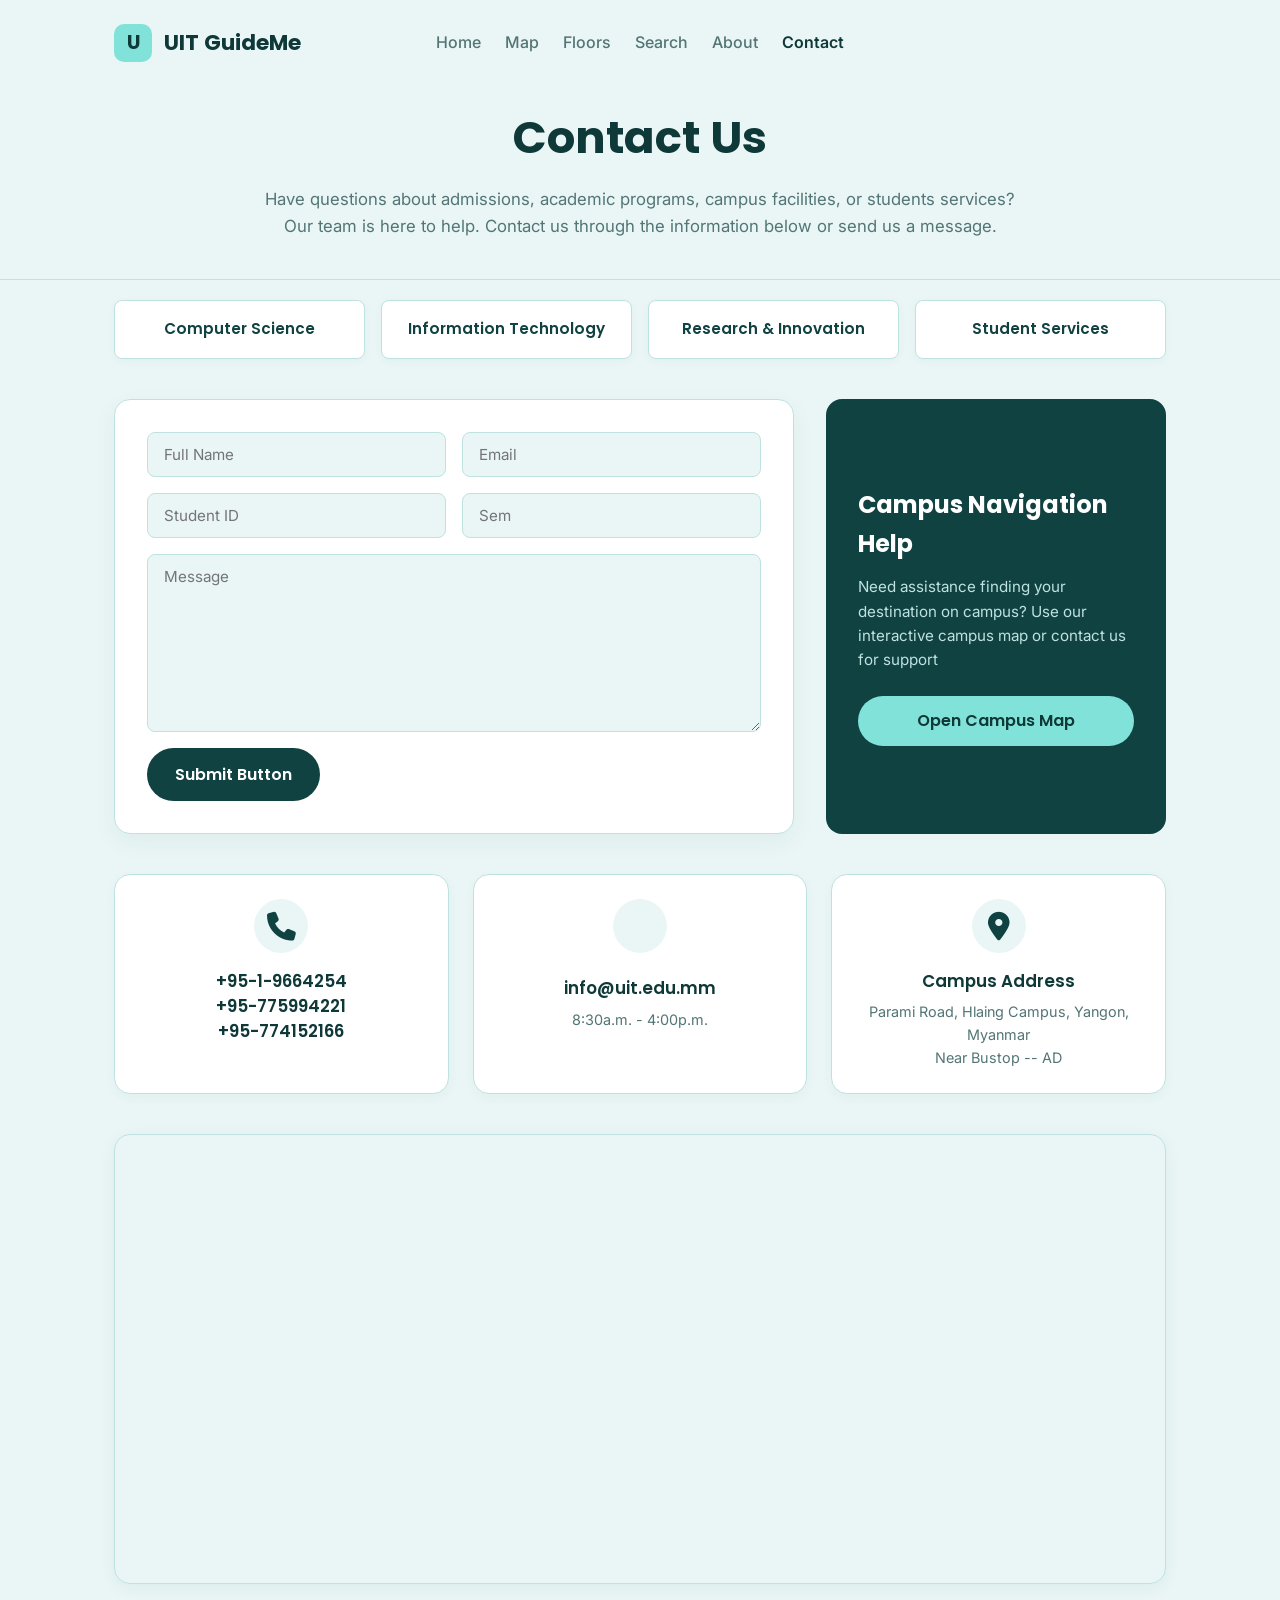
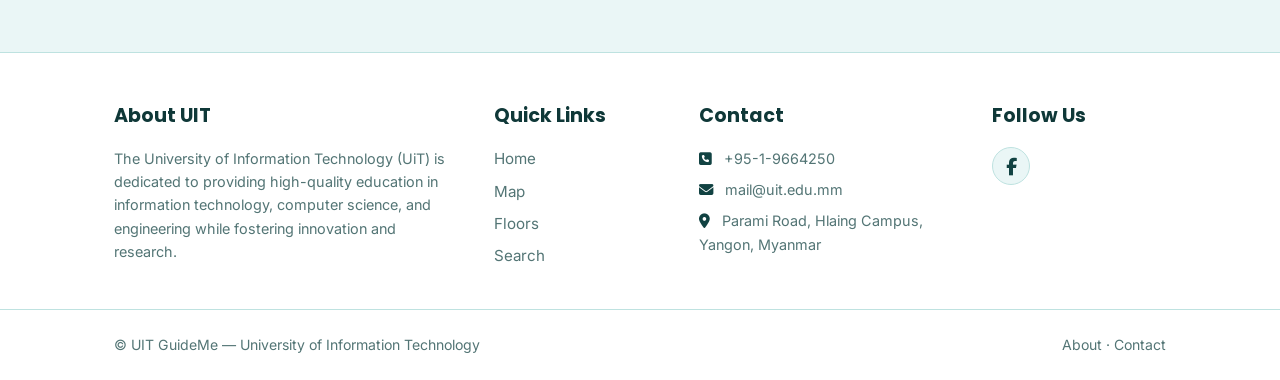
<file: public/guideme/contact.html>
<!DOCTYPE html>
<html lang="en">
    <head>
        <title> Contact Us</title>
        <link rel="stylesheet" href="css/contact.css" type="text/css">
        <link rel="stylesheet" href="https://cdnjs.cloudflare.com/ajax/libs/font-awesome/6.5.2/css/all.min.css">
    </head>
    <body>
        <header>
    <div class="nav-inner">
        <a class="brand" href="index.html">
            <span class="brand-mark">U</span> UIT GuideMe
        </a>
        <nav class="nav-links" aria-label="Primary">
            <a href="index.html">Home</a>
            <a href="map.html">Map</a>
            <a href="floor.html">Floors</a>
            <a href="search.html">Search</a>
            <a href="about.html">About</a>
            <a href="contact.html">Contact</a>
        </nav>
    </div> <!-- CLOSED nav-inner correctly -->

    <div class="hero">
        <h1>Contact Us</h1>
        <p>Have questions about admissions, academic programs, campus facilities, or students services? Our team is here to help. Contact us through the information below or send us a message.</p>
    </div>
</header> <!-- CLOSED header correctly -->
        <section class="logos">
            <div>Computer Science</div>
            <div>Information Technology</div>
            <div>Research & Innovation</div>
            <div>Student Services</div>
        </section>
        <section class="contact">
            <div class="contact-form">
                <form>
                    <div class="row">
                        <input type="text" placeholder="Full Name" name="name">
                        <input type="email" placeholder="Email" name="email">
                        
                    </div>
                    <div class="row1">
                    <input type="text" placeholder="Student ID" name="stuID">
                    <input type="text" placeholder="Sem" name="sem">
                    </div>
                    <textarea rows="8" placeholder="Message" name="message"></textarea>
                    <button type="submit">Submit Button</button>
                </form>
            </div>
            <div class="newsletter">
                <h2>Campus Navigation Help</h2>
                <p>Need assistance finding your destination on campus? Use our interactive campus map or contact us for support</p>
                <a href="campus.html" class="map1">Open Campus Map</a>
            </div>
        </section>
        <section class="info">
            <div class="card">
                <i class="fa-solid fa-phone"></i>
                <h3>+95-1-9664254<br>
                +95-775994221<br>
                +95-774152166
                </h3>
            </div>
            <div class="card">
                <i class="fa-solid fa-mail"></i>
                <h3>info@uit.edu.mm</h3>
                <p>8:30a.m. - 4:00p.m.</p>

            </div>
            <div class="card">
                <i class="fa-solid fa-location-dot"></i>
                <h3>Campus Address</h3>
                <p>Parami Road, Hlaing Campus, Yangon, Myanmar</p>
                <p>Near Bustop -- AD</p>
            </div>
        </section>
        <section class="map">
            <iframe src="https://www.google.com/maps/embed?pb=!1m18!1m12!1m3!1d3818.4036274659193!2d96.1327782749349!3d16.85591648394342!2m3!1f0!2f0!3f0!3m2!1i1024!2i768!4f13.1!3m3!1m2!1s0x30c1936f625d4ba7%3A0x9676670831769962!2sUniversity%20of%20Information%20Technology(UIT)!5e0!3m2!1sen!2smm!4v1784820923534!5m2!1sen!2smm" width="600" height="450" style="border:0;" allowfullscreen="" loading="lazy" referrerpolicy="strict-origin-when-cross-origin"></iframe>
        </section>
        <footer>

            <div class="footer-container">

              <div class="footer-box">
                    <h2>About UIT</h2>
                    <p>
                        The University of Information Technology (UiT) is dedicated to providing high-quality education in information technology, computer science, and engineering while fostering innovation and research.
                    </p>
                </div>
                <div class="footer-box">
                    <h3>Quick Links</h3>

                    <a href="index.html">Home</a>
                    <a href="map.html">Map</a>
                    <a href="floor.html">Floors</a>
                    <a href="search.html">Search</a>
                    
                </div>

                <div class="footer-box">
                    <h3>Contact</h3>

                    <p><i class="fa-solid fa-square-phone"></i> +95-1-9664250</p>
                    <p><i class="fa-solid fa-envelope"></i> mail@uit.edu.mm</p>
                    <p><i class="fa-solid fa-location-dot"></i> Parami Road, Hlaing Campus, Yangon, Myanmar</p>
                </div>

                <div class="footer-box">
                    <h3>Follow Us</h3>

                    <div class="social">

                        <a href="https://www.facebook.com/share/1BKsdBzrBe/"><i class="fa-brands fa-facebook-f"></i></a>

                    </div>

                </div>

            </div>

            <hr>

            <div class="container">
                <div>© UIT GuideMe — University of Information Technology</div>
                <div><a href="about.html">About</a> · <a href="contact.html">Contact</a></div>
            </div>
        </footer>
            
    </body>
</html>
</file>
<file: public/guideme/css/contact.css>
@import url('https://fonts.googleapis.com/css2?family=Poppins:wght@500;600;700&family=Inter:wght@400;500;600&display=swap');
:root {
  /* Brand Color Palette */
  --bg-main: #eaf6f6;
  --bg-surface: #ffffff;
  --text-primary: #0f3838;
  --text-muted: #537575;
  --brand-teal: #114242;
  --accent-teal: #81e2d9;
  --border-color: #bee2e0;

  /* Typography */
  --font-heading: 'Poppins', -apple-system, BlinkMacSystemFont, sans-serif;
  --font-body: 'Inter', -apple-system, BlinkMacSystemFont, sans-serif;

  /* Layout Spacing */
  --container-max-width: 1100px;
  --radius-pill: 9999px;
  --radius-card: 16px;
  --radius-sm: 8px;
}

/* Base Reset */
*, *::before, *::after {
  box-sizing: border-box;
  margin: 0;
  padding: 0;
}

body {
  background-color: var(--bg-main);
  color: var(--text-primary);
  font-family: var(--font-body);
  line-height: 1.6;
  -webkit-font-smoothing: antialiased;
}

a {
  color: inherit;
  text-decoration: none;
}

/* ==========================================================================
   Header & Navigation
   ========================================================================== */

/* ==========================================================================
   Header & Navigation (Centered Links Layout)
   ========================================================================== */

header {
  width: 100%;
  padding-bottom: 20px;
  border-bottom: 1px solid var(--border-color);
}

.nav-inner {
  max-width: var(--container-max-width);
  margin: 0 auto;
  padding: 24px 24px 0 24px;
  display: flex;
  align-items: center;
  justify-content: space-between;
  position: relative; /* Keeps centering accurate */
}

.brand {
  display: flex;
  align-items: center;
  gap: 12px;
  font-family: var(--font-heading);
  font-weight: 700;
  font-size: 1.35rem;
  color: var(--text-primary);
}

.brand-mark {
  display: inline-flex;
  align-items: center;
  justify-content: center;
  width: 38px;
  height: 38px;
  background-color: var(--accent-teal);
  color: var(--text-primary);
  border-radius: 10px;
  font-weight: 700;
  font-size: 1.2rem;
}

/* Position links right in the middle */
.nav-links {
  position: absolute;
  left: 50%;
  transform: translateX(-50%);
  display: flex;
  align-items: center;
  gap: 24px;
}

.nav-links a {
  font-weight: 500;
  color: var(--text-muted);
  transition: color 0.2s ease;
}

.nav-links a:hover,
.nav-links a[href="contact.html"] {
  color: var(--text-primary);
  font-weight: 600;
}
/* Hero Title Section */
.hero {
  max-width: 800px;
  margin: 40px auto 20px auto;
  text-align: center;
  padding: 0 24px;
}

.hero h1 {
  font-family: var(--font-heading);
  font-size: 2.8rem;
  font-weight: 700;
  color: var(--text-primary);
  margin-bottom: 12px;
}

.hero p {
  font-size: 1.05rem;
  color: var(--text-muted);
  line-height: 1.6;
}

/* ==========================================================================
   Logos / Department Tags Section
   ========================================================================== */

.logos {
  max-width: var(--container-max-width);
  margin: 20px auto 40px auto;
  padding: 0 24px;
  display: grid;
  grid-template-columns: repeat(4, 1fr);
  gap: 16px;
}

.logos div {
  background-color: var(--bg-surface);
  border: 1px solid var(--border-color);
  border-radius: var(--radius-sm);
  padding: 16px;
  text-align: center;
  font-family: var(--font-heading);
  font-weight: 600;
  font-size: 0.95rem;
  color: var(--brand-teal);
  box-shadow: 0 2px 8px rgba(17, 66, 66, 0.04);
}

/* ==========================================================================
   Contact Form & Help Side-Card Section
   ========================================================================== */

.contact {
  max-width: var(--container-max-width);
  margin: 0 auto 40px auto;
  padding: 0 24px;
  display: grid;
  grid-template-columns: 1fr 340px;
  gap: 32px;
  align-items: start;
}
.contact-form {
  background-color: var(--bg-surface);
  border: 1px solid var(--border-color);
  border-radius: var(--radius-card);
  padding: 32px;
  box-shadow: 0 8px 24px rgba(17, 66, 66, 0.05);
}

.contact-form form {
  display: flex;
  flex-direction: column;
  gap: 16px;
}

.row, .row1 {
  display: grid;
  grid-template-columns: repeat(2, 1fr);
  gap: 16px;
}

.contact-form input,
.contact-form textarea {
  width: 100%;
  padding: 12px 16px;
  border: 1px solid var(--border-color);
  border-radius: var(--radius-sm);
  background-color: var(--bg-main);
  font-family: var(--font-body);
  font-size: 0.95rem;
  color: var(--text-primary);
  outline: none;
  transition: border-color 0.2s ease, background-color 0.2s ease;
}

.contact-form input:focus,
.contact-form textarea:focus {
  border-color: var(--brand-teal);
  background-color: #ffffff;
}

.contact-form button[type="submit"] {
  background-color: var(--brand-teal);
  color: #ffffff;
  font-family: var(--font-heading);
  font-weight: 600;
  font-size: 1rem;
  padding: 14px 28px;
  border: none;
  border-radius: var(--radius-pill);
  cursor: pointer;
  align-self: flex-start;
  transition: background-color 0.2s ease, transform 0.2s ease;
}

.contact-form button[type="submit"]:hover {
  background-color: #0b2e2e;
  transform: translateY(-2px);
}

/* Newsletter Side Banner */
.newsletter {
  background-color: var(--brand-teal);
  color: #ffffff;
  border-radius: var(--radius-card);
  padding: 32px;
  display: flex;
  flex-direction: column;
  justify-content: center;
  height: 100%;
}

.newsletter h2 {
  font-family: var(--font-heading);
  font-size: 1.5rem;
  margin-bottom: 12px;
  color: #ffffff;
}

.newsletter p {
  color: var(--border-color);
  font-size: 0.95rem;
  margin-bottom: 24px;
}

.newsletter .map1 {
  display: inline-block;
  background-color: var(--accent-teal);
  color: var(--text-primary);
  font-family: var(--font-heading);
  font-weight: 600;
  text-align: center;
  padding: 12px 20px;
  border-radius: var(--radius-pill);
  transition: background-color 0.2s ease, transform 0.2s ease;
}

.newsletter .map1:hover {
  background-color: #a4f0e9;
  transform: translateY(-2px);
}

/* ==========================================================================
   Info Cards Section (Phone, Email, Address)
   ========================================================================== */

.info {
  max-width: var(--container-max-width);
  margin: 0 auto 40px auto;
  padding: 0 24px;
  display: grid;
  grid-template-columns: repeat(3, 1fr);
  gap: 24px;
}

.info .card {
  background-color: var(--bg-surface);
  border: 1px solid var(--border-color);
  border-radius: var(--radius-card);
  padding: 24px;
  text-align: center;
  box-shadow: 0 4px 12px rgba(17, 66, 66, 0.04);
}

.info .card i {
  font-size: 1.8rem;
  color: var(--brand-teal);
  margin-bottom: 16px;
  background-color: var(--bg-main);
  width: 54px;
  height: 54px;
  line-height: 54px;
  border-radius: 50%;
}

.info .card h3 {
  font-family: var(--font-heading);
  font-size: 1.05rem;
  font-weight: 600;
  color: var(--text-primary);
  line-height: 1.5;
  margin-bottom: 6px;
}

.info .card p {
  color: var(--text-muted);
  font-size: 0.9rem;
}

/* ==========================================================================
   Google Map Embed Section
   ========================================================================== */

.map {
  max-width: var(--container-max-width);
  margin: 0 auto 60px auto;
  padding: 0 24px;
}

.map iframe {
  width: 100%;
  border-radius: var(--radius-card);
  border: 1px solid var(--border-color) !important;
  box-shadow: 0 4px 16px rgba(17, 66, 66, 0.06);
}

/* ==========================================================================
   Footer Section
   ========================================================================== */

footer {
  background-color: var(--bg-surface);
  border-top: 1px solid var(--border-color);
  padding: 48px 0 24px 0;
  margin-top: 40px;
}
.footer-container {
  max-width: var(--container-max-width);
  margin: 0 auto;
  padding: 0 24px;
  display: grid;
  grid-template-columns: 2fr 1fr 1.5fr 1fr;
  gap: 32px;
}

.footer-box h2,
.footer-box h3 {
  font-family: var(--font-heading);
  font-size: 1.2rem;
  font-weight: 700;
  color: var(--text-primary);
  margin-bottom: 16px;
}

.footer-box p {
  color: var(--text-muted);
  font-size: 0.9rem;
  line-height: 1.6;
  margin-bottom: 8px;
}

.footer-box a {
  display: block;
  color: var(--text-muted);
  font-size: 0.95rem;
  margin-bottom: 8px;
  transition: color 0.2s ease;
}

.footer-box a:hover {
  color: var(--brand-teal);
}

.footer-box p i {
  color: var(--brand-teal);
  margin-right: 8px;
}

.social a {
  display: inline-flex;
  align-items: center;
  justify-content: center;
  width: 38px;
  height: 38px;
  background-color: var(--bg-main);
  border: 1px solid var(--border-color);
  border-radius: 50%;
  color: var(--brand-teal);
  font-size: 1.1rem;
  transition: background-color 0.2s ease, color 0.2s ease;
}

.social a:hover {
  background-color: var(--brand-teal);
  color: #ffffff;
}

footer hr {
  border: none;
  border-top: 1px solid var(--border-color);
  margin: 32px 0 24px 0;
}

footer .container {
  max-width: var(--container-max-width);
  margin: 0 auto;
  padding: 0 24px;
  display: flex;
  justify-content: space-between;
  align-items: center;
  font-size: 0.88rem;
  color: var(--text-muted);
}

footer .container a {
  color: var(--text-muted);
}

footer .container a:hover {
  color: var(--text-primary);
}

/* ==========================================================================
   Responsive Breakpoints
   ========================================================================== */

@media (max-width: 992px) {
  .contact {
    grid-template-columns: 1fr;
  }
  .info {
    grid-template-columns: 1fr;
  }
  .logos {
    grid-template-columns: repeat(2, 1fr);
  }
  .footer-container {
    grid-template-columns: repeat(2, 1fr);
  }
}

@media (max-width: 600px) {
  .row, .row1 {
    grid-template-columns: 1fr;
  }
  .logos {
    grid-template-columns: 1fr;
  }
  .footer-container {
    grid-template-columns: 1fr;
  }
  footer .container {
    flex-direction: column;
    gap: 12px;
    text-align: center;
  }
}
</file>
